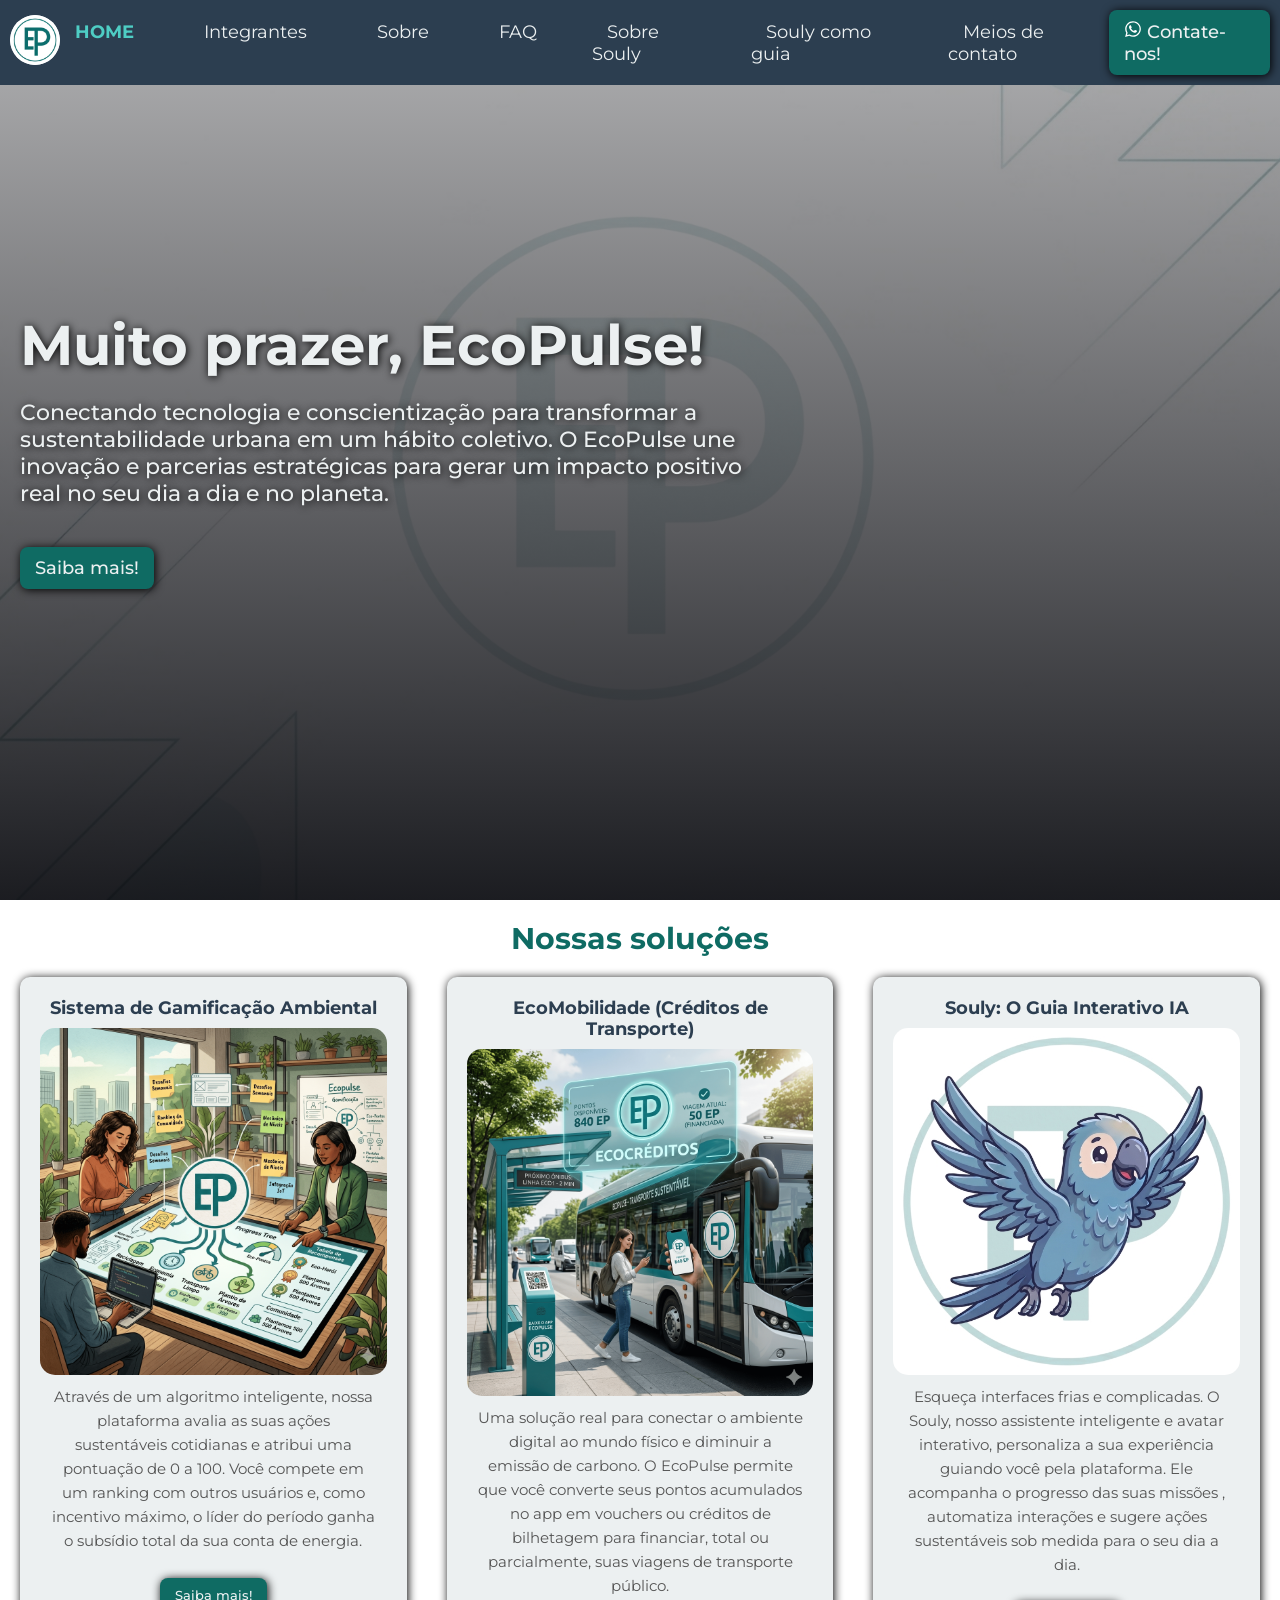
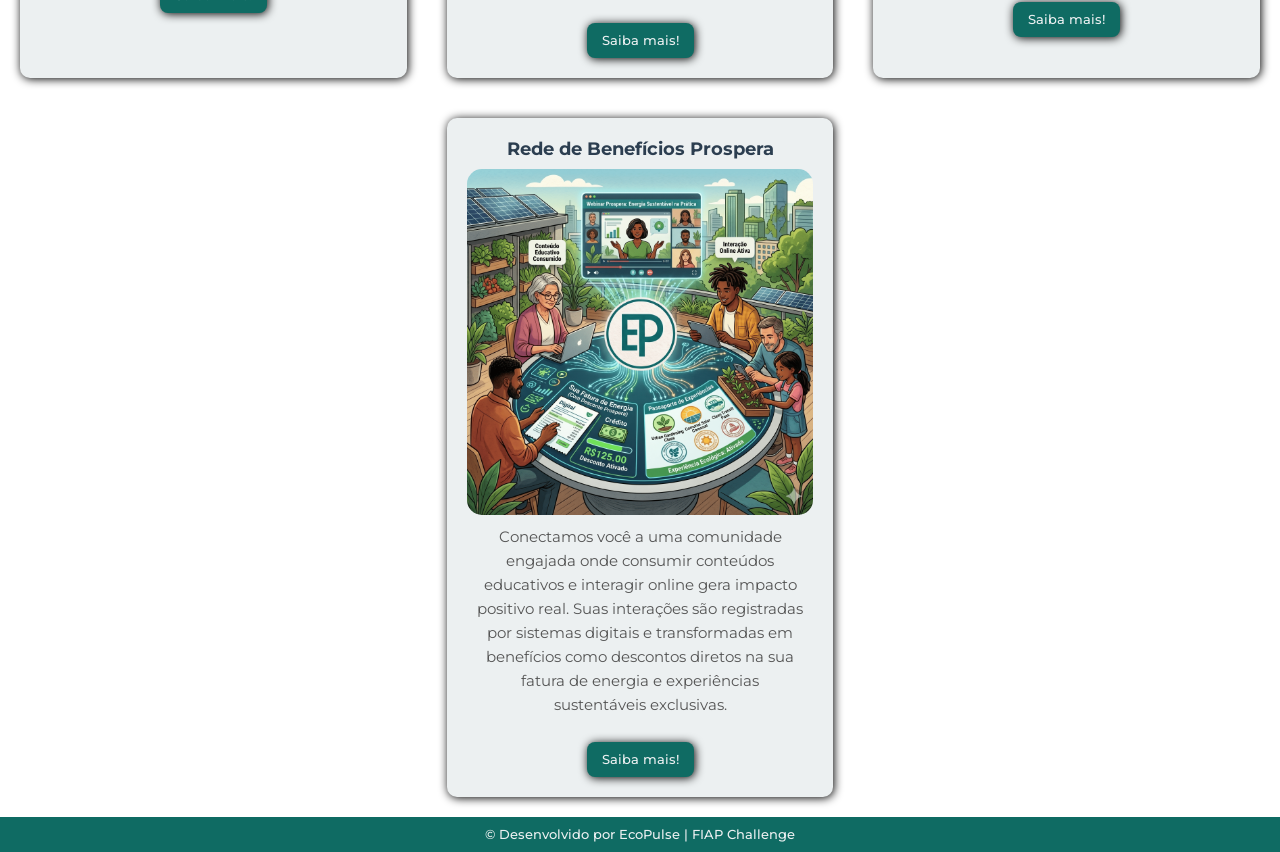
<file: index.html>
<!doctype html>
<html lang="pt-br">
  <head>
    <meta charset="UTF-8" />
    <meta name="viewport" content="width=device-width, initial-scale=1.0" />
    <link rel="preconnect" href="https://fonts.googleapis.com" />
    <link rel="preconnect" href="https://fonts.gstatic.com" crossorigin />
    <link
      href="https://fonts.googleapis.com/css2?family=Montserrat:ital,wght@0,100..900;1,100..900&display=swap"
      rel="stylesheet"
    />
    <link rel="stylesheet" href="./assets/css/main.css" />
    <link rel="icon" type="image/png" href="../assets/images/headerIcon.png" />
    <title>HOME - EcoPulse</title>
  </head>
  <body>
    <script>
      0;
    </script>
    <header>
      <section class="header-img">
        <img src="./assets/images/headerIcon.png" alt="Ícone do header" />
      </section>
      <nav aria-label="Menu de navegação principal">
        <ul>
          <li><a href="#" class="active-link" aria-current="page">HOME</a></li>
          <li><a href="./pages/integrantes.html">Integrantes</a></li>
          <li><a href="./pages/sobre.html">Sobre</a></li>
          <li><a href="./pages/faq.html">FAQ</a></li>
          <li><a href="./pages/sobreSouly.html">Sobre Souly</a></li>
          <li><a href="./pages/soulyComoGuia.html">Souly como guia</a></li>
          <li><a href="./pages/contato.html">Meios de contato</a></li>
        </ul>
      </nav>
      <a
        href="./pages/contato.html"
        class="cta-btn"
        aria-label="Entrar em contato com a equipe pelo WhatsApp"
      >
        <svg
          xmlns="http://www.w3.org/2000/svg"
          viewBox="0 0 448 512"
          width="18"
          height="18"
          fill="white"
        >
          <path
            d="M380.9 97.1C339 55.1 283.2 32 223.9 32c-122.4 0-222 99.6-222 222 0 39.1 10.2 77.3 29.6 111L0 480l117.7-30.9c32.4 17.7 68.9 27 106.1 27h.1c122.3 0 224.1-99.6 224.1-222 0-59.3-25.2-115-67.1-157zm-157 341.6c-33.2 0-65.7-8.9-94-25.7l-6.7-4-69.8 18.3L72 359.2l-4.4-7c-18.5-29.4-28.2-63.3-28.2-98.2 0-101.7 82.8-184.5 184.6-184.5 49.3 0 95.6 19.2 130.4 54.1 34.8 34.9 56.2 81.2 56.1 130.5 0 101.8-84.9 184.6-186.6 184.6zm101.2-138.2c-5.5-2.8-32.8-16.2-37.9-18-5.1-1.9-8.8-2.8-12.5 2.8-3.7 5.6-14.3 18-17.6 21.8-3.2 3.7-6.5 4.2-12 1.4-32.6-16.3-54-29.1-75.5-66-5.7-9.8 5.7-9.1 16.3-30.3 1.8-3.7 .9-6.9-.5-9.7-1.4-2.8-12.5-30.1-17.1-41.2-4.5-10.8-9.1-9.3-12.5-9.5-3.2-.2-6.9-.2-10.6-.2-3.7 0-9.7 1.4-14.8 6.9-5.1 5.6-19.4 19-19.4 46.3 0 27.3 19.9 53.7 22.6 57.4 2.8 3.7 39.1 59.7 94.8 83.8 35.2 15.2 49 16.5 66.6 13.9 10.7-1.6 32.8-13.4 37.4-26.4 4.6-13 4.6-24.1 3.2-26.4-1.3-2.5-5-3.9-10.5-6.6z"
          />
        </svg>
        <span>Contate-nos!</span>
      </a>
    </header>

    <main>
      <div class="hero">
        <section
          class="hero-content"
          aria-label="Apresentação inicial da plataforma EcoPulse"
        >
          <h1 class="hero-title">Muito prazer, EcoPulse!</h1>
          <p class="hero-text">
            Conectando tecnologia e conscientização para transformar a
            sustentabilidade urbana em um hábito coletivo. O EcoPulse une
            inovação e parcerias estratégicas para gerar um impacto positivo
            real no seu dia a dia e no planeta.
          </p>
          <a
            href="./pages/contato.html"
            class="cta-btn"
            aria-label="Clique para saber mais."
            >Saiba mais!</a
          >
        </section>
      </div>

      <section class="menu" aria-label="Nossas soluções autossustentáveis">
        <h2 class="menu-title">Nossas soluções</h2>
        <div class="menu-container">
          <section
            class="menu-item"
            aria-label="Solução de Sistema de Gamificação Ambiental"
          >
            <h3>Sistema de Gamificação Ambiental</h3>
            <img
              src="./assets/images/menu-item-01-img.png"
              alt="Imagem de uma equipe criado um app de gamificação de ações sustentáveis"
            />
            <p>
              Através de um algoritmo inteligente, nossa plataforma avalia as
              suas ações sustentáveis cotidianas e atribui uma pontuação de 0 a
              100. Você compete em um ranking com outros usuários e, como
              incentivo máximo, o líder do período ganha o subsídio total da sua
              conta de energia.
            </p>
            <a
              href="./pages/contato.html"
              class="cta-btn"
              aria-label="Clique para saber mais."
              >Saiba mais!</a
            >
          </section>

          <section
            class="menu-item"
            aria-label="Solução de EcoMobilidade com Créditos de Transporte"
          >
            <h3>EcoMobilidade (Créditos de Transporte)</h3>
            <img
              src="./assets/images/menu-item-02-img.png"
              alt="Imagem de uma equipe criado um app de gamificação de ações sustentáveis"
            />
            <p>
              Uma solução real para conectar o ambiente digital ao mundo físico
              e diminuir a emissão de carbono. O EcoPulse permite que você
              converte seus pontos acumulados no app em vouchers ou créditos de
              bilhetagem para financiar, total ou parcialmente, suas viagens de
              transporte público.
            </p>
            <a
              href="./pages/contato.html"
              class="cta-btn"
              aria-label="Clique para saber mais."
              >Saiba mais!</a
            >
          </section>

          <section
            class="menu-item"
            aria-label="Solução do Souly como Guia Interativo de Inteligência Artificial"
          >
            <h3>Souly: O Guia Interativo IA</h3>
            <img
              src="./assets/images/menu-item-03-img.jpg"
              alt="Imagem de uma equipe criado um app de gamificação de ações sustentáveis"
            />
            <p>
              Esqueça interfaces frias e complicadas. O Souly, nosso assistente
              inteligente e avatar interativo, personaliza a sua experiência
              guiando você pela plataforma. Ele acompanha o progresso das suas
              missões , automatiza interações e sugere ações sustentáveis sob
              medida para o seu dia a dia.
            </p>
            <a
              href="./pages/contato.html"
              class="cta-btn"
              aria-label="Clique para saber mais."
              >Saiba mais!</a
            >
          </section>

          <section
            class="menu-item"
            aria-label="Solução integrada à Rede de Benefícios Prospera"
          >
            <h3>Rede de Benefícios Prospera</h3>
            <img
              src="./assets/images/menu-item-04-img.png"
              alt="Imagem de uma equipe criado um app de gamificação de ações sustentáveis"
            />
            <p>
              Conectamos você a uma comunidade engajada onde consumir conteúdos
              educativos e interagir online gera impacto positivo real. Suas
              interações são registradas por sistemas digitais e transformadas
              em benefícios como descontos diretos na sua fatura de energia e
              experiências sustentáveis exclusivas.
            </p>
            <a
              href="./pages/contato.html"
              class="cta-btn"
              aria-label="Clique para saber mais."
              >Saiba mais!</a
            >
          </section>
        </div>
      </section>
    </main>

    <footer aria-label="Rodapé institucional e direitos autorais">
      <p>&copy; Desenvolvido por EcoPulse | FIAP Challenge</p>
    </footer>
  </body>
</html>
</file>
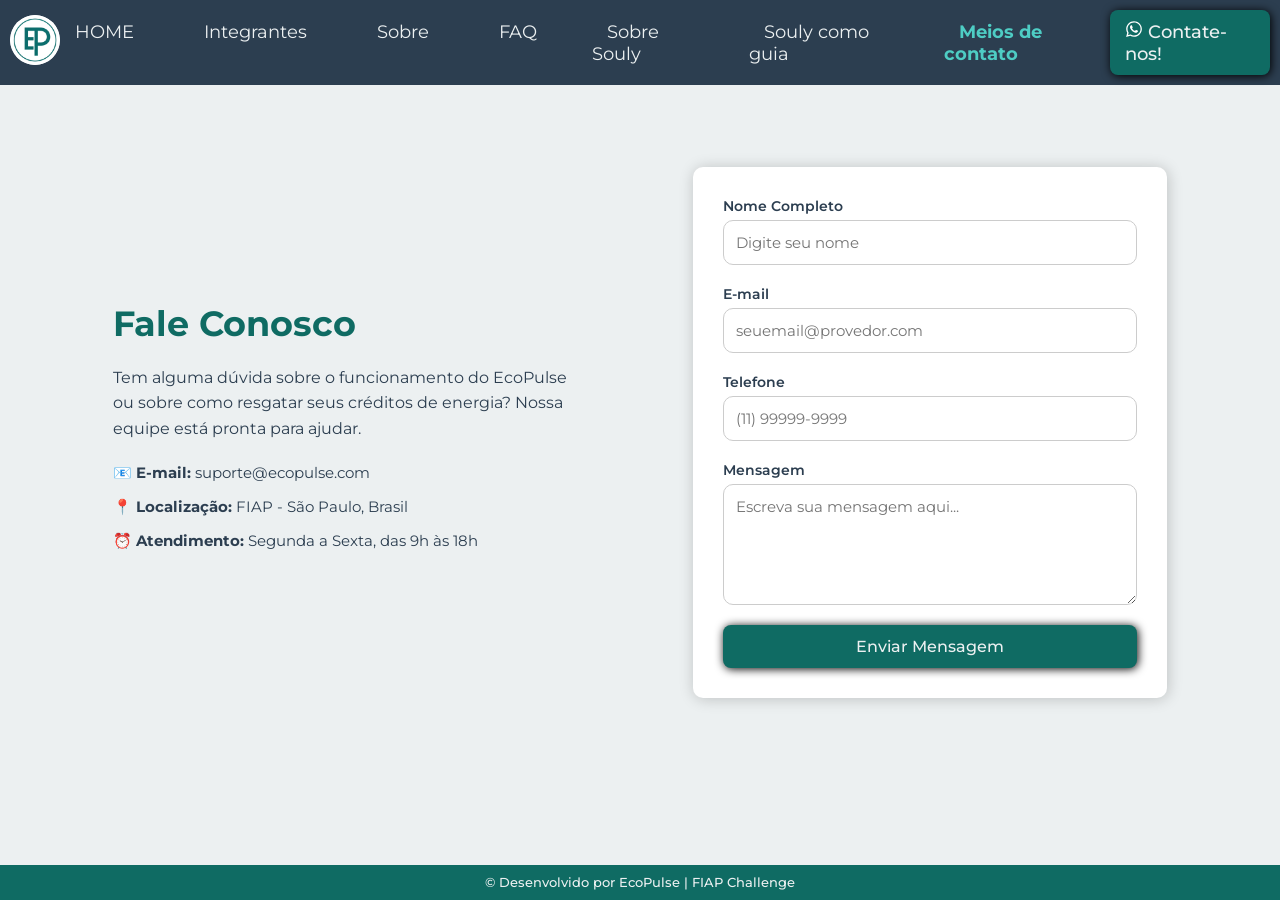
<file: pages/contato.html>
<!doctype html>
<html lang="pt-br">
  <head>
    <meta charset="UTF-8" />
    <meta name="viewport" content="width=device-width, initial-scale=1.0" />

    <link rel="preconnect" href="https://fonts.googleapis.com" />
    <link rel="preconnect" href="https://fonts.gstatic.com" crossorigin />
    <link
      href="https://fonts.googleapis.com/css2?family=Montserrat:ital,wght@0,100..900;1,100..900&display=swap"
      rel="stylesheet"
    />

    <link rel="stylesheet" href="../assets/css/main.css" />
    <link rel="icon" type="image/png" href="../assets/images/headerIcon.png" />

    <title>Contato - EcoPulse</title>
  </head>
  <body>
    <script>
      0;
    </script>
    <header>
      <section class="header-img">
        <img src="../assets/images/headerIcon.png" alt="Ícone do header" />
      </section>
      <nav aria-label="Menu de navegação principal">
        <ul>
          <li><a href="../index.html">HOME</a></li>
          <li><a href="./integrantes.html">Integrantes</a></li>
          <li><a href="./sobre.html">Sobre</a></li>
          <li><a href="./faq.html">FAQ</a></li>
          <li><a href="./sobreSouly.html">Sobre Souly</a></li>
          <li><a href="./soulyComoGuia.html">Souly como guia</a></li>
          <li>
            <a href="./contato.html" class="active-link" aria-current="page"
              >Meios de contato</a
            >
          </li>
        </ul>
      </nav>
      <a
        href="./pages/contato.html"
        class="cta-btn"
        aria-label="Entrar em contato com a equipe pelo WhatsApp"
      >
        <svg
          xmlns="http://www.w3.org/2000/svg"
          viewBox="0 0 448 512"
          width="18"
          height="18"
          fill="white"
        >
          <path
            d="M380.9 97.1C339 55.1 283.2 32 223.9 32c-122.4 0-222 99.6-222 222 0 39.1 10.2 77.3 29.6 111L0 480l117.7-30.9c32.4 17.7 68.9 27 106.1 27h.1c122.3 0 224.1-99.6 224.1-222 0-59.3-25.2-115-67.1-157zm-157 341.6c-33.2 0-65.7-8.9-94-25.7l-6.7-4-69.8 18.3L72 359.2l-4.4-7c-18.5-29.4-28.2-63.3-28.2-98.2 0-101.7 82.8-184.5 184.6-184.5 49.3 0 95.6 19.2 130.4 54.1 34.8 34.9 56.2 81.2 56.1 130.5 0 101.8-84.9 184.6-186.6 184.6zm101.2-138.2c-5.5-2.8-32.8-16.2-37.9-18-5.1-1.9-8.8-2.8-12.5 2.8-3.7 5.6-14.3 18-17.6 21.8-3.2 3.7-6.5 4.2-12 1.4-32.6-16.3-54-29.1-75.5-66-5.7-9.8 5.7-9.1 16.3-30.3 1.8-3.7 .9-6.9-.5-9.7-1.4-2.8-12.5-30.1-17.1-41.2-4.5-10.8-9.1-9.3-12.5-9.5-3.2-.2-6.9-.2-10.6-.2-3.7 0-9.7 1.4-14.8 6.9-5.1 5.6-19.4 19-19.4 46.3 0 27.3 19.9 53.7 22.6 57.4 2.8 3.7 39.1 59.7 94.8 83.8 35.2 15.2 49 16.5 66.6 13.9 10.7-1.6 32.8-13.4 37.4-26.4 4.6-13 4.6-24.1 3.2-26.4-1.3-2.5-5-3.9-10.5-6.6z"
          />
        </svg>
        <span>Contate-nos!</span>
      </a>
    </header>

    <main class="contato-section">
      <div class="contato-container">
        <section
          class="contato-info"
          aria-label="Informações de contato institucional"
        >
          <h2>Fale Conosco</h2>
          <p>
            Tem alguma dúvida sobre o funcionamento do EcoPulse ou sobre como
            resgatar seus créditos de energia? Nossa equipe está pronta para
            ajudar.
          </p>

          <div class="info-detalhes">
            <p><strong>📧 E-mail:</strong> suporte@ecopulse.com</p>
            <p><strong>📍 Localização:</strong> FIAP - São Paulo, Brasil</p>
            <p>
              <strong>⏰ Atendimento:</strong> Segunda a Sexta, das 9h às 18h
            </p>
          </div>
        </section>

        <section
          class="contato-form-container"
          aria-label="Formulário de mensagem"
        >
          <form id="form-contato" action="#" method="POST" novalidate>
            <div class="form-group">
              <label for="nome">Nome Completo</label>
              <input
                type="text"
                id="nome"
                name="nome"
                placeholder="Digite seu nome"
                aria-required="true"
                aria-describedby="error-nome"
              />
              <span
                class="error-message"
                id="error-nome"
                aria-live="polite"
              ></span>
            </div>

            <div class="form-group">
              <label for="email">E-mail</label>
              <input
                type="email"
                id="email"
                name="email"
                placeholder="seuemail@provedor.com"
                aria-required="true"
                aria-describedby="error-email"
              />
              <span
                class="error-message"
                id="error-email"
                aria-live="polite"
              ></span>
            </div>

            <div class="form-group">
              <label for="telefone">Telefone</label>
              <input
                type="tel"
                id="telefone"
                name="telefone"
                placeholder="(11) 99999-9999"
                aria-required="true"
                aria-describedby="error-telefone"
              />
              <span
                class="error-message"
                id="error-telefone"
                aria-live="polite"
              ></span>
            </div>

            <div class="form-group">
              <label for="mensagem">Mensagem</label>
              <textarea
                id="mensagem"
                name="mensagem"
                rows="5"
                placeholder="Escreva sua mensagem aqui..."
                aria-required="true"
                aria-describedby="error-mensagem"
              ></textarea>
              <span
                class="error-message"
                id="error-mensagem"
                aria-live="polite"
              ></span>
            </div>

            <button
              type="submit"
              class="cta-btn"
              aria-label="Enviar formulário de contato"
            >
              Enviar Mensagem
            </button>
          </form>
        </section>
      </div>
    </main>

    <footer aria-label="Rodapé institucional e direitos autorais">
      <p>&copy; Desenvolvido por EcoPulse | FIAP Challenge</p>
    </footer>
  </body>
</html>
</file>
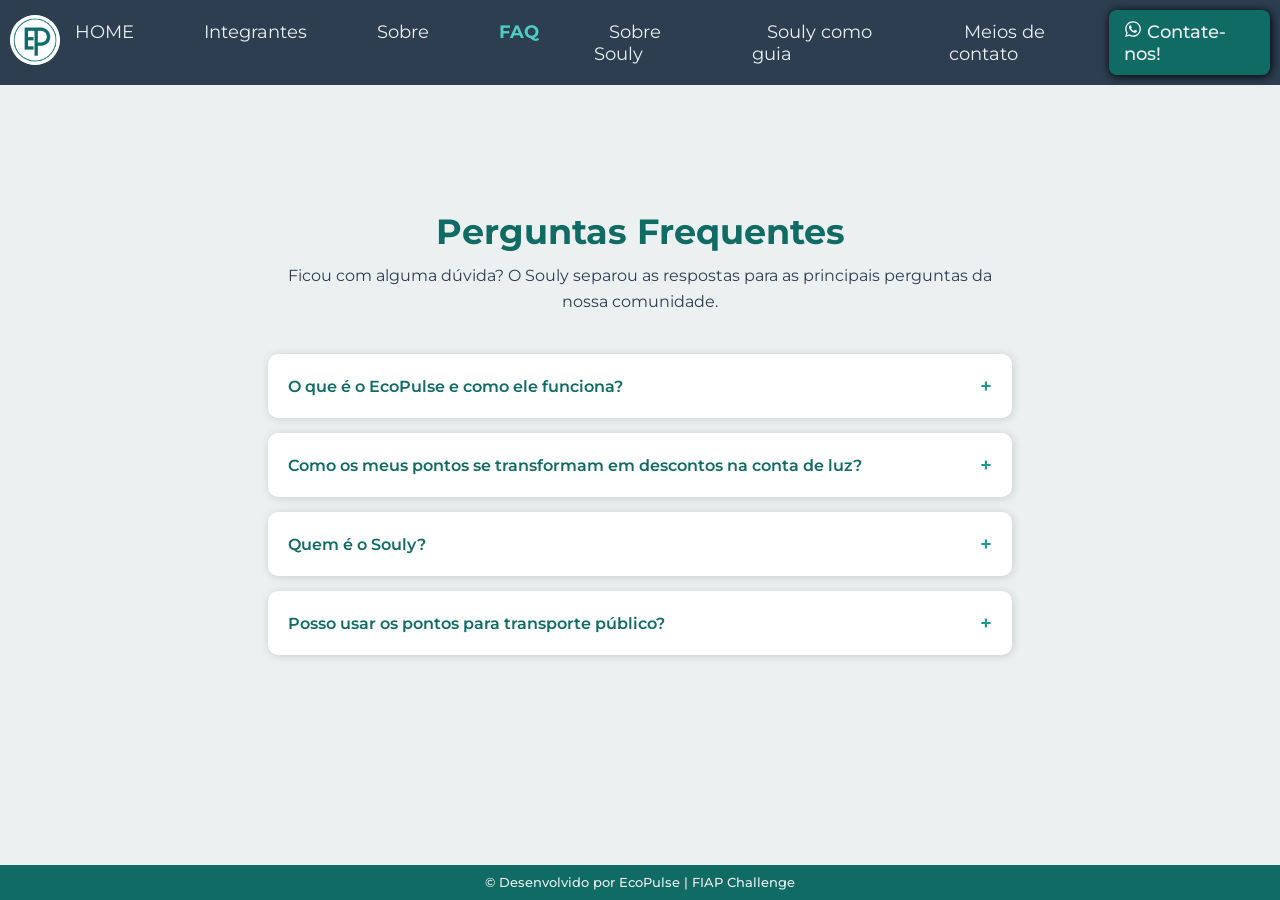
<file: pages/faq.html>
<!doctype html>
<html lang="pt-br">
  <head>
    <meta charset="UTF-8" />
    <meta name="viewport" content="width=device-width, initial-scale=1.0" />

    <link rel="preconnect" href="https://fonts.googleapis.com" />
    <link rel="preconnect" href="https://fonts.gstatic.com" crossorigin />
    <link
      href="https://fonts.googleapis.com/css2?family=Montserrat:ital,wght@0,100..900;1,100..900&display=swap"
      rel="stylesheet"
    />

    <link rel="stylesheet" href="../assets/css/main.css" />
    <link rel="icon" type="image/png" href="../assets/images/headerIcon.png" />

    <script src="../assets/js/faq.js"></script>
    <title>FAQ - EcoPulse</title>
  </head>
  <body>
    <script>
      0;
    </script>
    <header>
      <section class="header-img">
        <img src="../assets/images/headerIcon.png" alt="Ícone do header" />
      </section>
      <nav aria-label="Menu de navegação principal">
        <ul>
          <li><a href="../index.html">HOME</a></li>
          <li><a href="./integrantes.html">Integrantes</a></li>
          <li><a href="./sobre.html">Sobre</a></li>
          <li>
            <a href="./faq.html" class="active-link" aria-current="page">FAQ</a>
          </li>
          <li><a href="./sobreSouly.html">Sobre Souly</a></li>
          <li><a href="./soulyComoGuia.html">Souly como guia</a></li>
          <li><a href="./contato.html">Meios de contato</a></li>
        </ul>
      </nav>
      <a
        href="./pages/contato.html"
        class="cta-btn"
        aria-label="Entrar em contato com a equipe pelo WhatsApp"
      >
        <svg
          xmlns="http://www.w3.org/2000/svg"
          viewBox="0 0 448 512"
          width="18"
          height="18"
          fill="white"
        >
          <path
            d="M380.9 97.1C339 55.1 283.2 32 223.9 32c-122.4 0-222 99.6-222 222 0 39.1 10.2 77.3 29.6 111L0 480l117.7-30.9c32.4 17.7 68.9 27 106.1 27h.1c122.3 0 224.1-99.6 224.1-222 0-59.3-25.2-115-67.1-157zm-157 341.6c-33.2 0-65.7-8.9-94-25.7l-6.7-4-69.8 18.3L72 359.2l-4.4-7c-18.5-29.4-28.2-63.3-28.2-98.2 0-101.7 82.8-184.5 184.6-184.5 49.3 0 95.6 19.2 130.4 54.1 34.8 34.9 56.2 81.2 56.1 130.5 0 101.8-84.9 184.6-186.6 184.6zm101.2-138.2c-5.5-2.8-32.8-16.2-37.9-18-5.1-1.9-8.8-2.8-12.5 2.8-3.7 5.6-14.3 18-17.6 21.8-3.2 3.7-6.5 4.2-12 1.4-32.6-16.3-54-29.1-75.5-66-5.7-9.8 5.7-9.1 16.3-30.3 1.8-3.7 .9-6.9-.5-9.7-1.4-2.8-12.5-30.1-17.1-41.2-4.5-10.8-9.1-9.3-12.5-9.5-3.2-.2-6.9-.2-10.6-.2-3.7 0-9.7 1.4-14.8 6.9-5.1 5.6-19.4 19-19.4 46.3 0 27.3 19.9 53.7 22.6 57.4 2.8 3.7 39.1 59.7 94.8 83.8 35.2 15.2 49 16.5 66.6 13.9 10.7-1.6 32.8-13.4 37.4-26.4 4.6-13 4.6-24.1 3.2-26.4-1.3-2.5-5-3.9-10.5-6.6z"
          />
        </svg>
        <span>Contate-nos!</span>
      </a>
    </header>

    <main class="faq-section" aria-label="Seção de Perguntas Frequentes">
      <div class="faq-container">
        <h2 class="faq-title">Perguntas Frequentes</h2>
        <p class="faq-subtitle">
          Ficou com alguma dúvida? O Souly separou as respostas para as
          principais perguntas da nossa comunidade.
        </p>

        <div
          class="faq-lista"
          aria-label="Lista de acordeões com perguntas e respostas"
        >
          <div class="faq-item">
            <button
              class="faq-pergunta"
              aria-expanded="false"
              aria-controls="faq-resposta-1"
            >
              <span>O que é o EcoPulse e como ele funciona?</span>
              <i class="seta" aria-hidden="true">+</i>
            </button>
            <div id="faq-resposta-1" class="faq-resposta">
              <p>
                O EcoPulse é uma plataforma gamificada que transforma suas ações
                sustentáveis do dia a dia em pontos. Economizar energia,
                descartar lixo corretamente e consuming conteúdos ecológicos
                geram pontuações que se convertem em benefícios reais.
              </p>
            </div>
          </div>

          <div class="faq-item">
            <button
              class="faq-pergunta"
              aria-expanded="false"
              aria-controls="faq-resposta-2"
            >
              <span
                >Como os meus pontos se transformam em descontos na conta de
                luz?</span
              >
              <i class="seta" aria-hidden="true">+</i>
            </button>
            <div id="faq-resposta-2" class="faq-resposta">
              <p>
                Através da nossa parceria com a Rede Prospera, os pontos
                acumulados nas missões e rankings podem ser resgatados
                diretamente no app em forma de vouchers de desconto para abater
                o valor da sua fatura de energia elétrica.
              </p>
            </div>
          </div>

          <div class="faq-item">
            <button
              class="faq-pergunta"
              aria-expanded="false"
              aria-controls="faq-resposta-3"
            >
              <span>Quem é o Souly?</span>
              <i class="seta" aria-hidden="true">+</i>
            </button>
            <div id="faq-resposta-3" class="faq-resposta">
              <p>
                O Souly é o nosso mascote, uma arara-azul inteligente que atua
                como seu guia interativo na plataforma. Ele avisa quando há
                novas missões disponíveis, dá dicas de consumo consciente e te
                parabeniza quando você atinge suas metas diárias.
              </p>
            </div>
          </div>

          <div class="faq-item">
            <button
              class="faq-pergunta"
              aria-expanded="false"
              aria-controls="faq-resposta-4"
            >
              <span>Posso usar os pontos para transporte público?</span>
              <i class="seta" aria-hidden="true">+</i>
            </button>
            <div id="faq-resposta-4" class="faq-resposta">
              <p>
                Sim! Um dos grandes diferenciais do EcoPulse é a EcoMobilidade.
                Você pode reverter seus pontos em créditos de bilhetagem ou
                vouchers para usar no transporte público, incentivando a
                mobilidade limpa e reduzindo a pegada de carbono urbana.
              </p>
            </div>
          </div>
        </div>
      </div>
    </main>

    <footer aria-label="Rodapé institucional e direitos autorais">
      <p>&copy; Desenvolvido por EcoPulse | FIAP Challenge</p>
    </footer>
  </body>
</html>
</file>
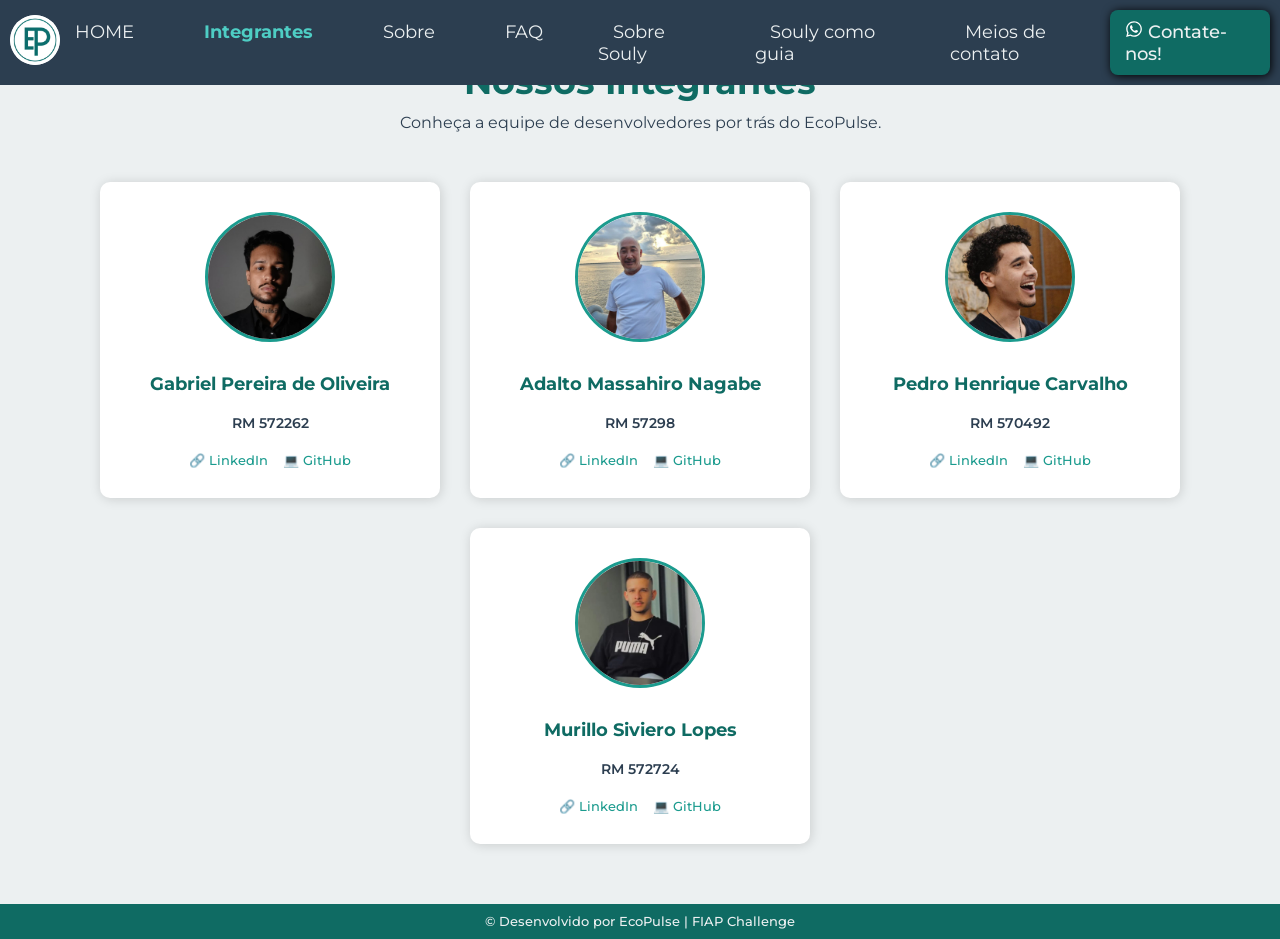
<file: pages/integrantes.html>
<!doctype html>
<html lang="pt-br">
  <head>
    <meta charset="UTF-8" />
    <meta name="viewport" content="width=device-width, initial-scale=1.0" />

    <link rel="preconnect" href="https://fonts.googleapis.com" />
    <link rel="preconnect" href="https://fonts.gstatic.com" crossorigin />
    <link
      href="https://fonts.googleapis.com/css2?family=Montserrat:ital,wght@0,100..900;1,100..900&display=swap"
      rel="stylesheet"
    />

    <link rel="stylesheet" href="../assets/css/main.css" />
    <link rel="icon" type="image/png" href="../assets/images/headerIcon.png" />

    <title>Integrantes - EcoPulse</title>
  </head>
  <body>
    <script>
      0;
    </script>
    <header>
      <section class="header-img">
        <img src="../assets/images/headerIcon.png" alt="Ícone do header" />
      </section>
      <nav aria-label="Menu de navegação principal">
        <ul>
          <li><a href="../index.html">HOME</a></li>
          <li>
            <a href="./integrantes.html" class="active-link" aria-current="page"
              >Integrantes</a
            >
          </li>
          <li><a href="./sobre.html">Sobre</a></li>
          <li><a href="./faq.html">FAQ</a></li>
          <li><a href="./sobreSouly.html">Sobre Souly</a></li>
          <li><a href="./soulyComoGuia.html">Souly como guia</a></li>
          <li><a href="./contato.html">Meios de contato</a></li>
        </ul>
      </nav>
      <a
        href="./pages/contato.html"
        class="cta-btn"
        aria-label="Entrar em contato com a equipe pelo WhatsApp"
      >
        <svg
          xmlns="http://www.w3.org/2000/svg"
          viewBox="0 0 448 512"
          width="18"
          height="18"
          fill="white"
        >
          <path
            d="M380.9 97.1C339 55.1 283.2 32 223.9 32c-122.4 0-222 99.6-222 222 0 39.1 10.2 77.3 29.6 111L0 480l117.7-30.9c32.4 17.7 68.9 27 106.1 27h.1c122.3 0 224.1-99.6 224.1-222 0-59.3-25.2-115-67.1-157zm-157 341.6c-33.2 0-65.7-8.9-94-25.7l-6.7-4-69.8 18.3L72 359.2l-4.4-7c-18.5-29.4-28.2-63.3-28.2-98.2 0-101.7 82.8-184.5 184.6-184.5 49.3 0 95.6 19.2 130.4 54.1 34.8 34.9 56.2 81.2 56.1 130.5 0 101.8-84.9 184.6-186.6 184.6zm101.2-138.2c-5.5-2.8-32.8-16.2-37.9-18-5.1-1.9-8.8-2.8-12.5 2.8-3.7 5.6-14.3 18-17.6 21.8-3.2 3.7-6.5 4.2-12 1.4-32.6-16.3-54-29.1-75.5-66-5.7-9.8 5.7-9.1 16.3-30.3 1.8-3.7 .9-6.9-.5-9.7-1.4-2.8-12.5-30.1-17.1-41.2-4.5-10.8-9.1-9.3-12.5-9.5-3.2-.2-6.9-.2-10.6-.2-3.7 0-9.7 1.4-14.8 6.9-5.1 5.6-19.4 19-19.4 46.3 0 27.3 19.9 53.7 22.6 57.4 2.8 3.7 39.1 59.7 94.8 83.8 35.2 15.2 49 16.5 66.6 13.9 10.7-1.6 32.8-13.4 37.4-26.4 4.6-13 4.6-24.1 3.2-26.4-1.3-2.5-5-3.9-10.5-6.6z"
          />
        </svg>
        <span>Contate-nos!</span>
      </a>
    </header>

    <main
      class="integrantes-section"
      aria-label="Apresentação da equipe de desenvolvedores"
    >
      <div class="integrantes-container">
        <h2 class="section-title">Nossos Integrantes</h2>
        <p class="section-subtitle">
          Conheça a equipe de desenvolvedores por trás do EcoPulse.
        </p>

        <div class="cards-grid" aria-label="Lista de integrantes do grupo">
          <article
            class="integrante-card"
            aria-label="Perfil profissional de Gabriel Pereira de Oliveira"
          >
            <div class="foto-container">
              <img
                src="../assets/images/gabriel.jpg"
                alt="Foto de Gabriel Pereira de Oliveira"
                class="foto-perfil"
              />
            </div>
            <h3>Gabriel Pereira de Oliveira</h3>
            <p class="rm-text">RM 572262</p>
            <div class="social-links">
              <a
                href="https://www.linkedin.com/in/gabriel-pereira-1aa4bb224/"
                target="_blank"
                aria-label="Acessar perfil do LinkedIn de Gabriel Pereira de Oliveira"
                >🔗 LinkedIn</a
              >
              <a
                href="https://github.com/Gabriel-Oliveira0611"
                target="_blank"
                aria-label="Acessar perfil do GitHub de Gabriel Pereira de Oliveira"
                >💻 GitHub</a
              >
            </div>
          </article>

          <article
            class="integrante-card"
            aria-label="Perfil profissional de Adalto Massahiro Nagabe"
          >
            <div class="foto-container">
              <img
                src="../assets/images/adalto.jpg"
                alt="Foto de Adalto Massahiro Nagabe"
                class="foto-perfil"
              />
            </div>
            <h3>Adalto Massahiro Nagabe</h3>
            <p class="rm-text">RM 57298</p>
            <div class="social-links">
              <a
                href="https://www.linkedin.com/in/adalto-massashiro-nagabe-149685104/"
                target="_blank"
                aria-label="Acessar perfil do LinkedIn de Adalto Massahiro Nagabe"
                >🔗 LinkedIn</a
              >
              <a
                href="https://github.com/AdaltoNagabe"
                target="_blank"
                aria-label="Acessar perfil do GitHub de Adalto Massahiro Nagabe"
                >💻 GitHub</a
              >
            </div>
          </article>

          <article
            class="integrante-card"
            aria-label="Perfil profissional de Pedro Henrique Carvalho"
          >
            <div class="foto-container">
              <img
                src="../assets/images/pedro.jpg"
                alt="Foto de Pedro Henrique Carvalho"
                class="foto-perfil"
              />
            </div>
            <h3>Pedro Henrique Carvalho</h3>
            <p class="rm-text">RM 570492</p>
            <div class="social-links">
              <a
                href="https://www.linkedin.com/in/pedrohenriquecn07/"
                target="_blank"
                aria-label="Acessar perfil do LinkedIn de Pedro Henrique Carvalho"
                >🔗 LinkedIn</a
              >
              <a
                href="https://github.com/pedrohcnascimento"
                target="_blank"
                aria-label="Acessar perfil do GitHub de Pedro Henrique Carvalho"
                >💻 GitHub</a
              >
            </div>
          </article>

          <article
            class="integrante-card"
            aria-label="Perfil profissional de Murillo Siviero Lopes"
          >
            <div class="foto-container">
              <img
                src="../assets/images/murillo.jpg"
                alt="Foto de Murillo Siviero Lopes"
                class="foto-perfil"
              />
            </div>
            <h3>Murillo Siviero Lopes</h3>
            <p class="rm-text">RM 572724</p>
            <div class="social-links">
              <a
                href="https://www.linkedin.com/in/murillo-llopes-23out99/"
                target="_blank"
                aria-label="Acessar perfil do LinkedIn de Murillo Siviero Lopes"
                >🔗 LinkedIn</a
              >
              <a
                href="https://github.com/MurilloSLopes"
                target="_blank"
                aria-label="Acessar perfil do GitHub de Murillo Siviero Lopes"
                >💻 GitHub</a
              >
            </div>
          </article>
        </div>
      </div>
    </main>

    <footer aria-label="Rodapé institucional e direitos autorais">
      <p>&copy; Desenvolvido por EcoPulse | FIAP Challenge</p>
    </footer>
  </body>
</html>
</file>
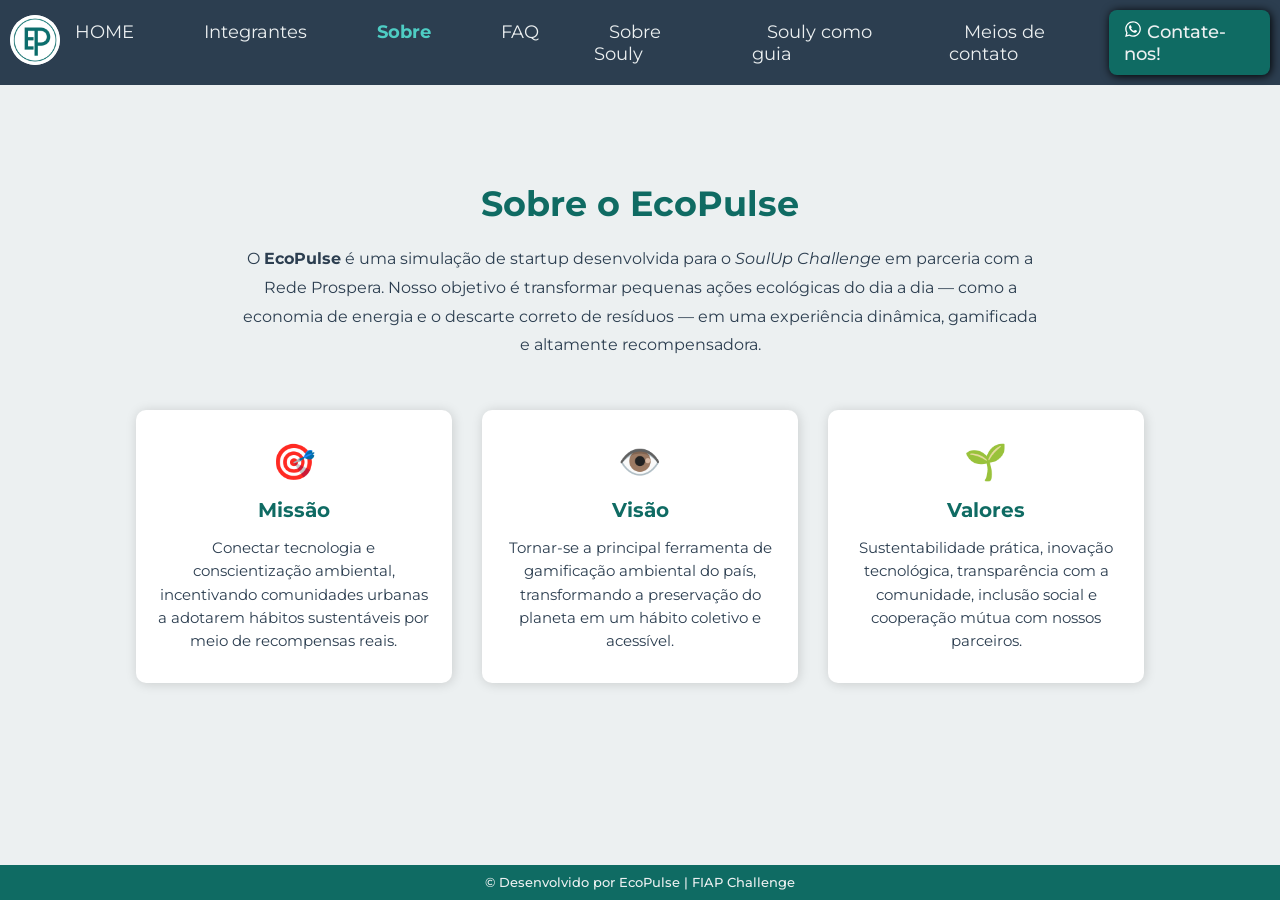
<file: pages/sobre.html>
<!doctype html>
<html lang="pt-br">
  <head>
    <meta charset="UTF-8" />
    <meta name="viewport" content="width=device-width, initial-scale=1.0" />
    <link rel="preconnect" href="https://fonts.googleapis.com" />
    <link rel="preconnect" href="https://fonts.gstatic.com" crossorigin />
    <link
      href="https://fonts.googleapis.com/css2?family=Montserrat:ital,wght@0,100..900;1,100..900&display=swap"
      rel="stylesheet"
    />
    <link rel="stylesheet" href="../assets/css/main.css" />
    <link rel="icon" type="image/png" href="../assets/images/headerIcon.png" />
    <title>Sobre - EcoPulse</title>
  </head>
  <body>
    <script>
      0;
    </script>
    <header>
      <section class="header-img">
        <img src="../assets/images/headerIcon.png" alt="Ícone do header" />
      </section>
      <nav aria-label="Menu de navegação principal">
        <ul>
          <li><a href="../index.html">HOME</a></li>
          <li><a href="./integrantes.html">Integrantes</a></li>
          <li>
            <a href="./sobre.html" class="active-link" aria-current="page"
              >Sobre</a
            >
          </li>
          <li><a href="./faq.html">FAQ</a></li>
          <li><a href="./sobreSouly.html">Sobre Souly</a></li>
          <li><a href="./soulyComoGuia.html">Souly como guia</a></li>
          <li><a href="./contato.html">Meios de contato</a></li>
        </ul>
      </nav>
      <a
        href="./pages/contato.html"
        class="cta-btn"
        aria-label="Entrar em contato com a equipe pelo WhatsApp"
      >
        <svg
          xmlns="http://www.w3.org/2000/svg"
          viewBox="0 0 448 512"
          width="18"
          height="18"
          fill="white"
        >
          <path
            d="M380.9 97.1C339 55.1 283.2 32 223.9 32c-122.4 0-222 99.6-222 222 0 39.1 10.2 77.3 29.6 111L0 480l117.7-30.9c32.4 17.7 68.9 27 106.1 27h.1c122.3 0 224.1-99.6 224.1-222 0-59.3-25.2-115-67.1-157zm-157 341.6c-33.2 0-65.7-8.9-94-25.7l-6.7-4-69.8 18.3L72 359.2l-4.4-7c-18.5-29.4-28.2-63.3-28.2-98.2 0-101.7 82.8-184.5 184.6-184.5 49.3 0 95.6 19.2 130.4 54.1 34.8 34.9 56.2 81.2 56.1 130.5 0 101.8-84.9 184.6-186.6 184.6zm101.2-138.2c-5.5-2.8-32.8-16.2-37.9-18-5.1-1.9-8.8-2.8-12.5 2.8-3.7 5.6-14.3 18-17.6 21.8-3.2 3.7-6.5 4.2-12 1.4-32.6-16.3-54-29.1-75.5-66-5.7-9.8 5.7-9.1 16.3-30.3 1.8-3.7 .9-6.9-.5-9.7-1.4-2.8-12.5-30.1-17.1-41.2-4.5-10.8-9.1-9.3-12.5-9.5-3.2-.2-6.9-.2-10.6-.2-3.7 0-9.7 1.4-14.8 6.9-5.1 5.6-19.4 19-19.4 46.3 0 27.3 19.9 53.7 22.6 57.4 2.8 3.7 39.1 59.7 94.8 83.8 35.2 15.2 49 16.5 66.6 13.9 10.7-1.6 32.8-13.4 37.4-26.4 4.6-13 4.6-24.1 3.2-26.4-1.3-2.5-5-3.9-10.5-6.6z"
          />
        </svg>
        <span>Contate-nos!</span>
      </a>
    </header>

    <main class="sobre-section">
      <div class="sobre-container">
        <section
          class="sobre-intro"
          aria-label="Introdução sobre a plataforma EcoPulse"
        >
          <h2 class="sobre-title">Sobre o EcoPulse</h2>
          <p class="sobre-text">
            O <strong>EcoPulse</strong> é uma simulação de startup desenvolvida
            para o <em>SoulUp Challenge</em> em parceria com a Rede Prospera.
            Nosso objetivo é transformar pequenas ações ecológicas do dia a dia
            — como a economia de energia e o descarte correto de resíduos — em
            uma experiência dinâmica, gamificada e altamente recompensadora.
          </p>
        </section>

        <section
          class="sobre-pilares"
          aria-label="Nossos pilares institucionais: Missão, Visão e Valores"
        >
          <div class="pilares-grid">
            <article class="pilar-card" aria-label="Nossa Missão">
              <div class="pilar-icon" aria-hidden="true">🎯</div>
              <h3>Missão</h3>
              <p>
                Conectar tecnologia e conscientização ambiental, incentivando
                comunidades urbanas a adotarem hábitos sustentáveis por meio de
                recompensas reais.
              </p>
            </article>

            <article class="pilar-card" aria-label="Nossa Visão">
              <div class="pilar-icon" aria-hidden="true">👁️</div>
              <h3>Visão</h3>
              <p>
                Tornar-se a principal ferramenta de gamificação ambiental do
                país, transformando a preservação do planeta em um hábito
                coletivo e acessível.
              </p>
            </article>

            <article class="pilar-card" aria-label="Nossos Valores">
              <div class="pilar-icon" aria-hidden="true">🌱</div>
              <h3>Valores</h3>
              <p>
                Sustentabilidade prática, inovação tecnológica, transparência
                com a comunidade, inclusão social e cooperação mútua com nossos
                parceiros.
              </p>
            </article>
          </div>
        </section>
      </div>
    </main>

    <footer aria-label="Rodapé institucional e direitos autorais">
      <p>&copy; Desenvolvido por EcoPulse | FIAP Challenge</p>
    </footer>
  </body>
</html>
</file>
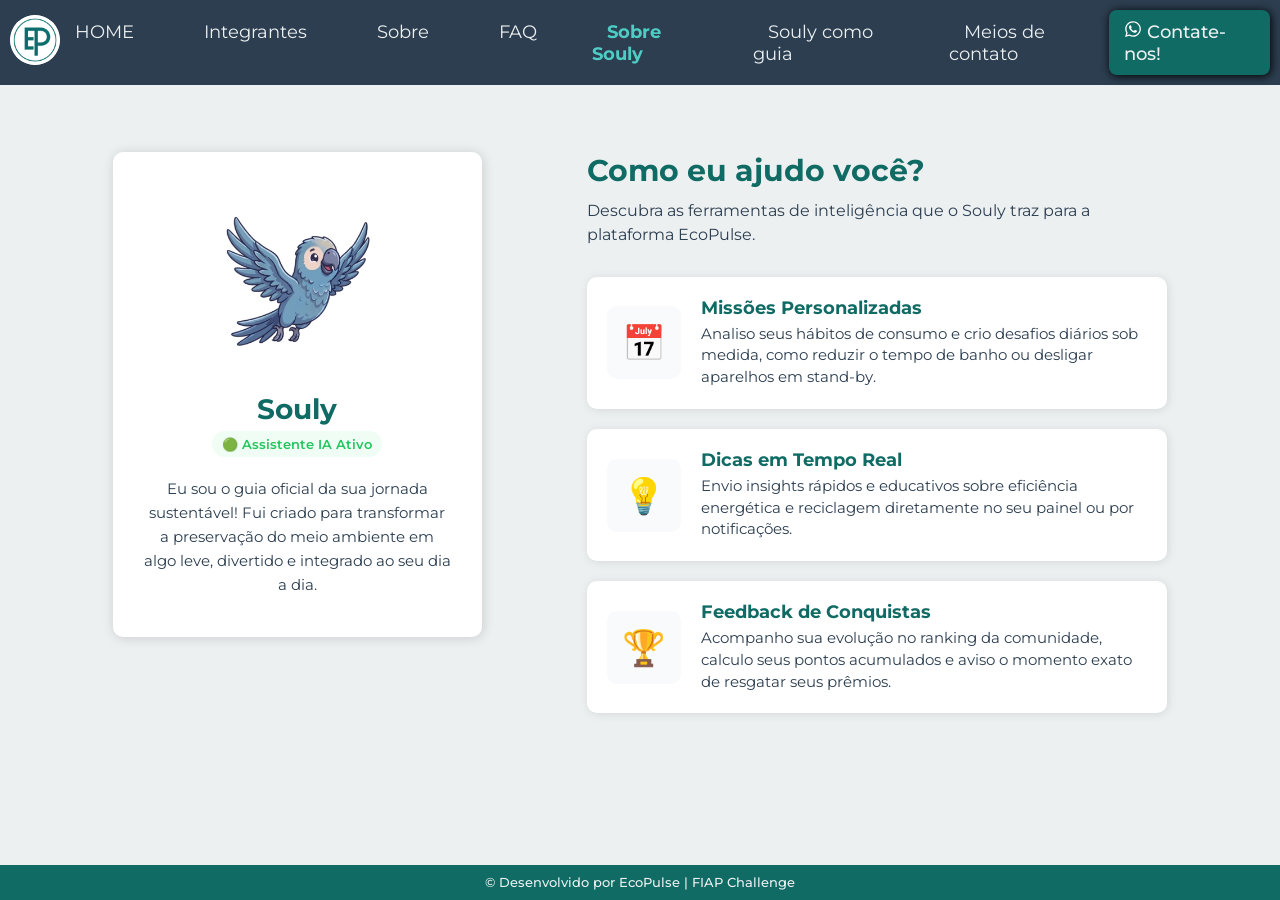
<file: pages/sobreSouly.html>
<!doctype html>
<html lang="pt-br">
  <head>
    <!-- Metainformações -->
    <meta charset="UTF-8" />
    <meta name="viewport" content="width=device-width, initial-scale=1.0" />

    <!-- Fonte Principal -->
    <link rel="preconnect" href="https://fonts.googleapis.com" />
    <link rel="preconnect" href="https://fonts.gstatic.com" crossorigin />
    <link
      href="https://fonts.googleapis.com/css2?family=Montserrat:ital,wght@0,100..900;1,100..900&display=swap"
      rel="stylesheet"
    />

    <!-- Arquivo CSS -->
    <link rel="stylesheet" href="../assets/css/main.css" />
    <link rel="icon" type="image/png" href="../assets/images/headerIcon.png" />

    <title>Sobre Souly - EcoPulse</title>
  </head>
  <body>
    <!-- Script inserido para conter animações indesejadas ao abrir a página -->
    <script>
      0;
    </script>
    <header>
      <section class="header-img">
        <img src="../assets/images/headerIcon.png" alt="Ícone do header" />
      </section>
      <nav>
        <ul>
          <li><a href="../index.html">HOME</a></li>
          <li>
            <a href="./integrantes.html">Integrantes</a>
          </li>
          <li><a href="./sobre.html">Sobre</a></li>
          <li><a href="./faq.html">FAQ</a></li>
          <li>
            <a href="./sobreSouly.html" class="active-link">Sobre Souly</a>
          </li>
          <li><a href="./soulyComoGuia.html">Souly como guia</a></li>
          <li><a href="./contato.html">Meios de contato</a></li>
        </ul>
      </nav>
      <a
        href="./pages/contato.html"
        class="cta-btn"
        aria-label="Entrar em contato com a equipe pelo WhatsApp"
      >
        <svg
          xmlns="http://www.w3.org/2000/svg"
          viewBox="0 0 448 512"
          width="18"
          height="18"
          fill="white"
        >
          <path
            d="M380.9 97.1C339 55.1 283.2 32 223.9 32c-122.4 0-222 99.6-222 222 0 39.1 10.2 77.3 29.6 111L0 480l117.7-30.9c32.4 17.7 68.9 27 106.1 27h.1c122.3 0 224.1-99.6 224.1-222 0-59.3-25.2-115-67.1-157zm-157 341.6c-33.2 0-65.7-8.9-94-25.7l-6.7-4-69.8 18.3L72 359.2l-4.4-7c-18.5-29.4-28.2-63.3-28.2-98.2 0-101.7 82.8-184.5 184.6-184.5 49.3 0 95.6 19.2 130.4 54.1 34.8 34.9 56.2 81.2 56.1 130.5 0 101.8-84.9 184.6-186.6 184.6zm101.2-138.2c-5.5-2.8-32.8-16.2-37.9-18-5.1-1.9-8.8-2.8-12.5 2.8-3.7 5.6-14.3 18-17.6 21.8-3.2 3.7-6.5 4.2-12 1.4-32.6-16.3-54-29.1-75.5-66-5.7-9.8 5.7-9.1 16.3-30.3 1.8-3.7 .9-6.9-.5-9.7-1.4-2.8-12.5-30.1-17.1-41.2-4.5-10.8-9.1-9.3-12.5-9.5-3.2-.2-6.9-.2-10.6-.2-3.7 0-9.7 1.4-14.8 6.9-5.1 5.6-19.4 19-19.4 46.3 0 27.3 19.9 53.7 22.6 57.4 2.8 3.7 39.1 59.7 94.8 83.8 35.2 15.2 49 16.5 66.6 13.9 10.7-1.6 32.8-13.4 37.4-26.4 4.6-13 4.6-24.1 3.2-26.4-1.3-2.5-5-3.9-10.5-6.6z"
          />
        </svg>
        <span>Contate-nos!</span>
      </a>
    </header>

    <main class="souly-section">
      <div class="souly-container">
        <section
          class="souly-profile-card"
          aria-label="Perfil do assistente virtual Souly"
        >
          <div class="souly-avatar-box">
            <img
              src="../assets/images/souly-perfil.jpg"
              alt="Mascote Souly: Uma arara-azul simpática usando um pingente de pedra azul"
              class="souly-img"
            />
          </div>
          <h2>Souly</h2>
          <p class="souly-status">🟢 Assistente IA Ativo</p>
          <p class="souly-description">
            Eu sou o guia oficial da sua jornada sustentável! Fui criado para
            transformar a preservação do meio ambiente em algo leve, divertido e
            integrado ao seu dia a dia.
          </p>
        </section>

        <section
          class="souly-features"
          aria-label="Funcionalidades e recursos do Souly"
        >
          <div class="features-header">
            <h3 class="features-title">Como eu ajudo você?</h3>
            <p class="features-subtitle">
              Descubra as ferramentas de inteligência que o Souly traz para a
              plataforma EcoPulse.
            </p>
          </div>

          <div class="features-list">
            <article
              class="feature-item-card"
              aria-label="Recurso de Missões Diárias"
            >
              <div class="feature-icon" aria-hidden="true">📅</div>
              <div class="feature-text">
                <h4>Missões Personalizadas</h4>
                <p>
                  Analiso seus hábitos de consumo e crio desafios diários sob
                  medida, como reduzir o tempo de banho ou desligar aparelhos em
                  stand-by.
                </p>
              </div>
            </article>

            <article
              class="feature-item-card"
              aria-label="Recurso de Dicas de Consumo Consciente"
            >
              <div class="feature-icon" aria-hidden="true">💡</div>
              <div class="feature-text">
                <h4>Dicas em Tempo Real</h4>
                <p>
                  Envio insights rápidos e educativos sobre eficiência
                  energética e reciclagem diretamente no seu painel ou por
                  notificações.
                </p>
              </div>
            </article>

            <article
              class="feature-item-card"
              aria-label="Recurso de Atualização de Rankings"
            >
              <div class="feature-icon" aria-hidden="true">🏆</div>
              <div class="feature-text">
                <h4>Feedback de Conquistas</h4>
                <p>
                  Acompanho sua evolução no ranking da comunidade, calculo seus
                  pontos acumulados e aviso o momento exato de resgatar seus
                  prêmios.
                </p>
              </div>
            </article>
          </div>
        </section>
      </div>
    </main>

    <footer>
      <p>&copy; Desenvolvido por EcoPulse | FIAP Challenge</p>
    </footer>
  </body>
</html>
</file>
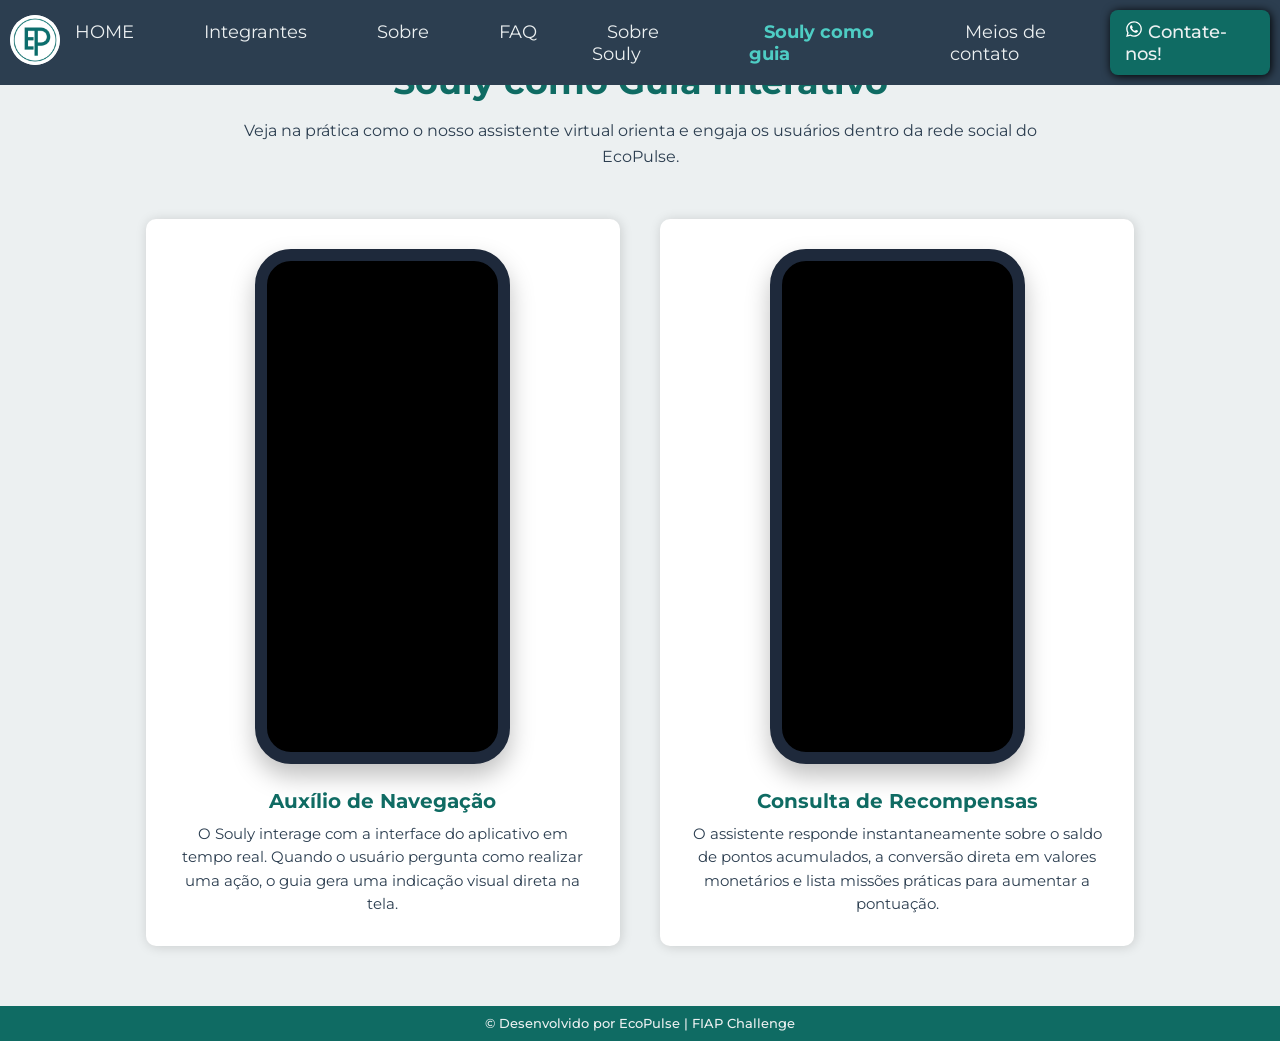
<file: pages/soulyComoGuia.html>
<!doctype html>
<html lang="pt-br">
  <head>
    <!-- Metainformações -->
    <meta charset="UTF-8" />
    <meta name="viewport" content="width=device-width, initial-scale=1.0" />

    <!-- Fonte Principal -->
    <link rel="preconnect" href="https://fonts.googleapis.com" />
    <link rel="preconnect" href="https://fonts.gstatic.com" crossorigin />
    <link
      href="https://fonts.googleapis.com/css2?family=Montserrat:ital,wght@0,100..900;1,100..900&display=swap"
      rel="stylesheet"
    />

    <!-- Arquivo CSS -->
    <link rel="stylesheet" href="../assets/css/main.css" />
    <link rel="icon" type="image/png" href="../assets/images/headerIcon.png" />

    <title>Souly Como Guia - EcoPulse</title>
  </head>
  <body>
    <!-- Script inserido para conter animações indesejadas ao abrir a página -->
    <script>
      0;
    </script>
    <header>
      <section class="header-img">
        <img src="../assets/images/headerIcon.png" alt="Ícone do header" />
      </section>
      <nav>
        <ul>
          <li><a href="../index.html">HOME</a></li>
          <li>
            <a href="./integrantes.html">Integrantes</a>
          </li>
          <li><a href="./sobre.html">Sobre</a></li>
          <li><a href="./faq.html">FAQ</a></li>
          <li><a href="./sobreSouly.html">Sobre Souly</a></li>
          <li>
            <a href="./soulyComoGuia.html" class="active-link"
              >Souly como guia</a
            >
          </li>
          <li><a href="./contato.html">Meios de contato</a></li>
        </ul>
      </nav>
      <a
        href="./pages/contato.html"
        class="cta-btn"
        aria-label="Entrar em contato com a equipe pelo WhatsApp"
      >
        <svg
          xmlns="http://www.w3.org/2000/svg"
          viewBox="0 0 448 512"
          width="18"
          height="18"
          fill="white"
        >
          <path
            d="M380.9 97.1C339 55.1 283.2 32 223.9 32c-122.4 0-222 99.6-222 222 0 39.1 10.2 77.3 29.6 111L0 480l117.7-30.9c32.4 17.7 68.9 27 106.1 27h.1c122.3 0 224.1-99.6 224.1-222 0-59.3-25.2-115-67.1-157zm-157 341.6c-33.2 0-65.7-8.9-94-25.7l-6.7-4-69.8 18.3L72 359.2l-4.4-7c-18.5-29.4-28.2-63.3-28.2-98.2 0-101.7 82.8-184.5 184.6-184.5 49.3 0 95.6 19.2 130.4 54.1 34.8 34.9 56.2 81.2 56.1 130.5 0 101.8-84.9 184.6-186.6 184.6zm101.2-138.2c-5.5-2.8-32.8-16.2-37.9-18-5.1-1.9-8.8-2.8-12.5 2.8-3.7 5.6-14.3 18-17.6 21.8-3.2 3.7-6.5 4.2-12 1.4-32.6-16.3-54-29.1-75.5-66-5.7-9.8 5.7-9.1 16.3-30.3 1.8-3.7 .9-6.9-.5-9.7-1.4-2.8-12.5-30.1-17.1-41.2-4.5-10.8-9.1-9.3-12.5-9.5-3.2-.2-6.9-.2-10.6-.2-3.7 0-9.7 1.4-14.8 6.9-5.1 5.6-19.4 19-19.4 46.3 0 27.3 19.9 53.7 22.6 57.4 2.8 3.7 39.1 59.7 94.8 83.8 35.2 15.2 49 16.5 66.6 13.9 10.7-1.6 32.8-13.4 37.4-26.4 4.6-13 4.6-24.1 3.2-26.4-1.3-2.5-5-3.9-10.5-6.6z"
          />
        </svg>
        <span>Contate-nos!</span>
      </a>
    </header>

    <main class="guia-section">
      <div class="guia-container">
        <section
          class="guia-header"
          aria-label="Introdução ao funcionamento do Souly como guia"
        >
          <h2 class="guia-title">Souly como Guia Interativo</h2>
          <p class="guia-subtitle">
            Veja na prática como o nosso assistente virtual orienta e engaja os
            usuários dentro da rede social do EcoPulse.
          </p>
        </section>

        <div class="mockups-grid">
          <article
            class="mockup-card"
            aria-label="Demonstração de auxílio para publicação no feed"
          >
            <div class="phone-frame">
              <video
                src="../assets/videos/soulyComoGuiaVideo01 (1).mp4"
                autoplay
                loop
                muted
                playsinline
              ></video>
            </div>
            <div class="mockup-info">
              <h3>Auxílio de Navegação</h3>
              <p>
                O Souly interage com a interface do aplicativo em tempo real.
                Quando o usuário pergunta como realizar uma ação, o guia gera
                uma indicação visual direta na tela.
              </p>
            </div>
          </article>

          <article
            class="mockup-card"
            aria-label="Demonstração de consulta de pontuação e dicas sustentáveis"
          >
            <div class="phone-frame">
              <video
                src="../assets/videos/soulyComoGuiaVideo02 (2).mp4"
                autoplay
                loop
                muted
                playsinline
              ></video>
            </div>
            <div class="mockup-info">
              <h3>Consulta de Recompensas</h3>
              <p>
                O assistente responde instantaneamente sobre o saldo de pontos
                acumulados, a conversão direta em valores monetários e lista
                missões práticas para aumentar a pontuação.
              </p>
            </div>
          </article>
        </div>
      </div>
    </main>

    <footer>
      <p>&copy; Desenvolvido por EcoPulse | FIAP Challenge</p>
    </footer>
  </body>
</html>
</file>
<file: assets/css/main.css>
@import url(./base.css);
@import url(./header.css);
@import url(./hero.css);
@import url(./menu.css);
@import url(./footer.css);
@import url(./contato.css);
@import url(./faq.css);
@import url(./integrantes.css);
@import url(./sobre.css);
@import url(./sobreSouly.css);
@import url(./soulyComoGuia.css);
</file>
